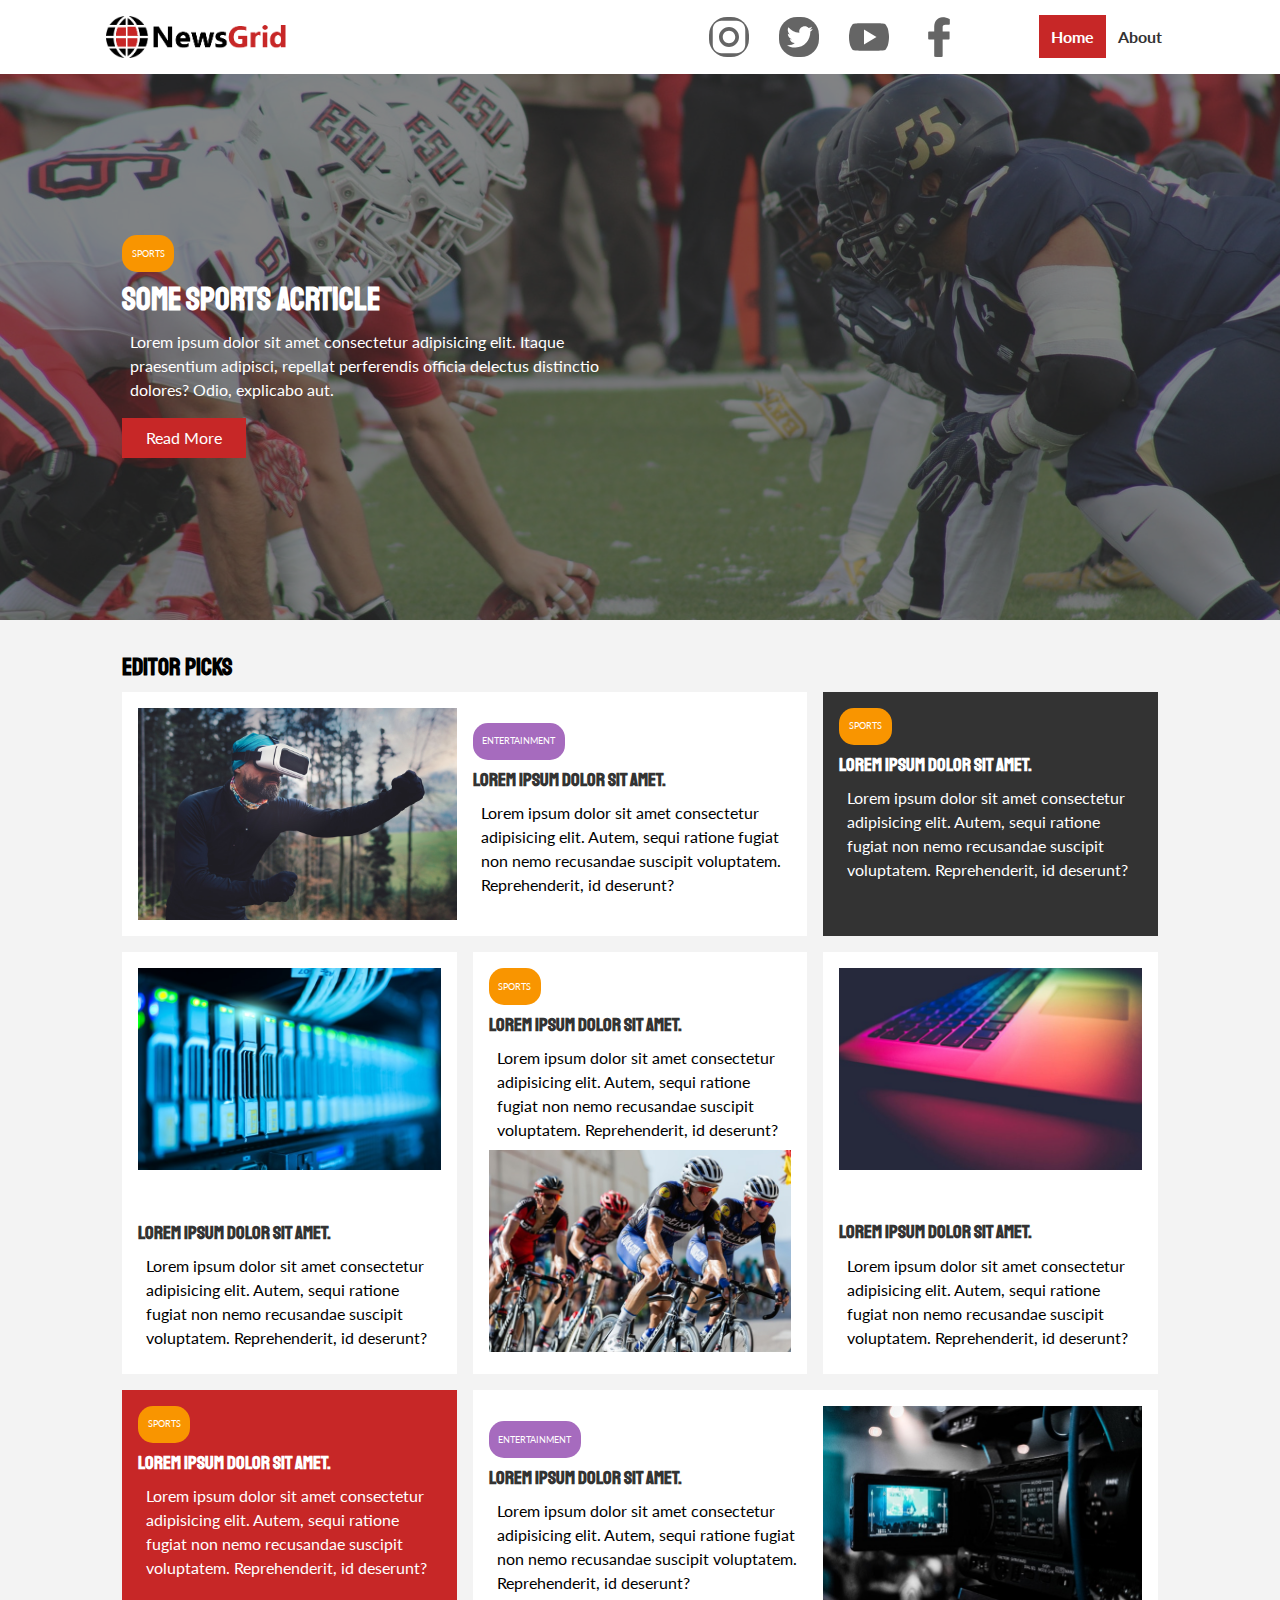
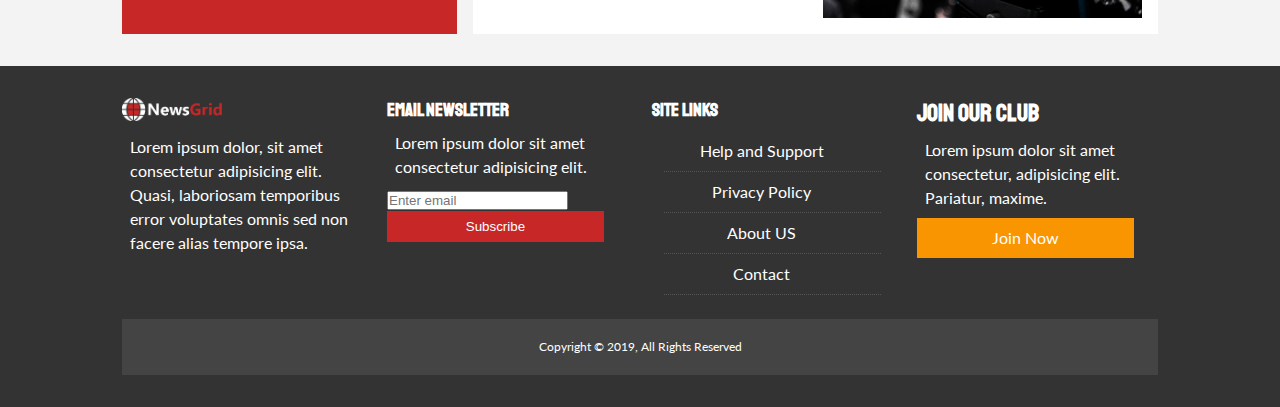
<file: index.html>
<!DOCTYPE html>
<html lang="en">

<head>
    <meta charset="UTF-8">
    <meta name="viewport" content="width=device-width, initial-scale=1.0">
    <meta http-equiv="X-UA-Compatible" content="ie=edge">
    <link rel="stylesheet" href="https://use.fontawesome.com/releases/v5.6.3/css/all.css"
        integrity="sha384-UHRtZLI+pbxtHCWp1t77Bi1L4ZtiqrqD80Kn4Z8NTSRyMA2Fd33n5dQ8lWUE00s/" crossorigin="anonymous">
    <link href="https://fonts.googleapis.com/css?family=Lato|Staatliches" rel="stylesheet">
    <link rel="stylesheet" href="css/style.css">
    <link rel="stylesheet" media="screen and (max-width: 812px)" href="css/mobile.css">
    <link rel="shortcut icon" type="image/x-icon" href="favicon.ico">
    <title>News Grid | HOME</title>
</head>

<body>
    <!-- sprites -->
    <svg style="display:none;">
        <symbol id="insta" viewBox="0 0 512 512">
            <g>
                <g>
                    <path d="M352,0H160C71.648,0,0,71.648,0,160v192c0,88.352,71.648,160,160,160h192c88.352,0,160-71.648,160-160V160
                                        C512,71.648,440.352,0,352,0z M464,352c0,61.76-50.24,112-112,112H160c-61.76,0-112-50.24-112-112V160C48,98.24,98.24,48,160,48
                                        h192c61.76,0,112,50.24,112,112V352z" />
                </g>
            </g>
            <g>
                <g>
                    <path
                        d="M256,128c-70.688,0-128,57.312-128,128s57.312,128,128,128s128-57.312,128-128S326.688,128,256,128z M256,336
                                        c-44.096,0-80-35.904-80-80c0-44.128,35.904-80,80-80s80,35.872,80,80C336,300.096,300.096,336,256,336z" />
                </g>
            </g>
        </symbol>
        <symbol id="twit" viewBox="0 0 510 510">
            <g>
                <path d="M459,0H51C22.95,0,0,22.95,0,51v408c0,28.05,22.95,51,51,51h408c28.05,0,51-22.95,51-51V51C510,22.95,487.05,0,459,0z
                                     M400.35,186.15c-2.55,117.3-76.5,198.9-188.7,204C165.75,392.7,132.6,377.4,102,359.55c33.15,5.101,76.5-7.649,99.45-28.05
                                    c-33.15-2.55-53.55-20.4-63.75-48.45c10.2,2.55,20.4,0,28.05,0c-30.6-10.2-51-28.05-53.55-68.85c7.65,5.1,17.85,7.65,28.05,7.65
                                    c-22.95-12.75-38.25-61.2-20.4-91.8c33.15,35.7,73.95,66.3,140.25,71.4c-17.85-71.4,79.051-109.65,117.301-61.2
                                    c17.85-2.55,30.6-10.2,43.35-15.3c-5.1,17.85-15.3,28.05-28.05,38.25c12.75-2.55,25.5-5.1,35.7-10.2
                                    C425.85,165.75,413.1,175.95,400.35,186.15z" />
            </g>
        </symbol>
        <symbol id="youtube" viewBox="0 0 512 512">
            <g>
                <path d="M490.24,113.92c-13.888-24.704-28.96-29.248-59.648-30.976C399.936,80.864,322.848,80,256.064,80
                                c-66.912,0-144.032,0.864-174.656,2.912c-30.624,1.76-45.728,6.272-59.744,31.008C7.36,138.592,0,181.088,0,255.904
                                C0,255.968,0,256,0,256c0,0.064,0,0.096,0,0.096v0.064c0,74.496,7.36,117.312,21.664,141.728
                                c14.016,24.704,29.088,29.184,59.712,31.264C112.032,430.944,189.152,432,256.064,432c66.784,0,143.872-1.056,174.56-2.816
                                c30.688-2.08,45.76-6.56,59.648-31.264C504.704,373.504,512,330.688,512,256.192c0,0,0-0.096,0-0.16c0,0,0-0.064,0-0.096
                                C512,181.088,504.704,138.592,490.24,113.92z M192,352V160l160,96L192,352z" />
            </g>
        </symbol>
        <symbol id="facebook" viewBox="0 0 96.124 96.123">
            <g>
                <path
                    d="M72.089,0.02L59.624,0C45.62,0,36.57,9.285,36.57,23.656v10.907H24.037c-1.083,0-1.96,0.878-1.96,1.961v15.803
                                c0,1.083,0.878,1.96,1.96,1.96h12.533v39.876c0,1.083,0.877,1.96,1.96,1.96h16.352c1.083,0,1.96-0.878,1.96-1.96V54.287h14.654
                                c1.083,0,1.96-0.877,1.96-1.96l0.006-15.803c0-0.52-0.207-1.018-0.574-1.386c-0.367-0.368-0.867-0.575-1.387-0.575H56.842v-9.246
                                c0-4.444,1.059-6.7,6.848-6.7l8.397-0.003c1.082,0,1.959-0.878,1.959-1.96V1.98C74.046,0.899,73.17,0.022,72.089,0.02z" />
            </g>
        </symbol>
    </svg>
    <div id="main-nav">
        <div class="container">
            <img src="img/logo.png" alt="NewsGrid" class="logo">
            <div class="flex-container">
                <div class="social_item">
                    <a href="https://www.instagram.com/" target="_blank">
                        <svg class="icon icon_inst">
                            <use xlink:href="#insta">
                            </use>
                        </svg>
                    </a>
                </div>

                <div class="social_item">
                    <a href="https://www.twitter.com/" target="_blank">
                        <svg class="icon icon_twit">
                            <use xlink:href="#twit">
                            </use>
                        </svg>
                    </a>
                </div>

                <div class="social_item">
                    <a href="https://www.youtube.com/" target="_blank">
                        <svg class="icon icon_youtube">
                            <use xlink:href="#youtube">
                            </use>
                        </svg>
                    </a>
                </div>
                <div class="social_item">
                    <a href="https://www.facebook.com/" target="_blank">
                        <svg class="icon icon_facebook">
                            <use xlink:href="#facebook">
                            </use>
                        </svg>
                    </a>
                </div>


            </div>
            <ul>
                <li><a href="index.html" class="current">Home</a></li>
                <li><a href="about.html">About</a></li>
            </ul>
        </div>
    </div>
    <!-- showcase -->
    <header id="showcase">
        <div class="container">
            <div class="showcase-container">
                <div class="showcase-content">
                    <div class="category category-sports">Sports</div>
                    <h1>Some Sports Acrticle</h1>
                    <p>Lorem ipsum dolor sit amet consectetur adipisicing elit. Itaque praesentium adipisci, repellat
                        perferendis officia delectus distinctio dolores? Odio, explicabo aut.</p>
                    <a href="article.html" class="btn btn-primary fix">Read More</a>
                </div>
            </div>
        </div>
    </header>
    <!-- Home Articles -->
    <div id="home-articles" class="py-2">
        <div class="container">
            <h2>Editor Picks</h2>
            <div class="articles-container">
                <article class="card">
                    <img src="img/articles/ent1.jpg" alt="">
                    <div>
                        <div class="category category-ent">
                            Entertainment
                        </div>
                        <h3><a href="article.html">Lorem ipsum dolor sit amet.</a>
                        </h3>
                        <p>Lorem ipsum dolor sit amet consectetur adipisicing elit. Autem, sequi ratione fugiat non nemo
                            recusandae suscipit voluptatem. Reprehenderit, id deserunt?</p>
                    </div>
                </article>
                <article class="card bg-dark">
                    <div class="category category-sports">
                        Sports
                    </div>
                    <h3><a href="article.html">Lorem ipsum dolor sit amet.</a>
                    </h3>
                    <p>Lorem ipsum dolor sit amet consectetur adipisicing elit. Autem, sequi ratione fugiat non nemo
                        recusandae suscipit voluptatem. Reprehenderit, id deserunt?</p>
                </article>
                <article class="card">
                    <img src="img/articles/tech1.jpg" alt="">
                    <div class="category category-tech">
                        Technologies
                    </div>
                    <h3><a href="article.html">Lorem ipsum dolor sit amet.</a>
                    </h3>
                    <p>Lorem ipsum dolor sit amet consectetur adipisicing elit. Autem, sequi ratione fugiat non nemo
                        recusandae suscipit voluptatem. Reprehenderit, id deserunt?</p>
                </article>
                <article class="card">
                    <div class="category category-sports">
                        Sports </div>
                    <h3><a href="article.html">Lorem ipsum dolor sit amet.</a>
                    </h3>
                    <p>Lorem ipsum dolor sit amet consectetur adipisicing elit. Autem, sequi ratione fugiat non nemo
                        recusandae suscipit voluptatem. Reprehenderit, id deserunt?</p>
                    <img src="img/articles/sports1.jpg" class="test" alt="">
                </article>
                <article class="card">
                    <img src="img/articles/tech2.jpg" alt="">
                    <div class="category category-tech">
                        Technologies
                    </div>
                    <h3><a href="article.html">Lorem ipsum dolor sit amet.</a>
                    </h3>
                    <p>Lorem ipsum dolor sit amet consectetur adipisicing elit. Autem, sequi ratione fugiat non nemo
                        recusandae suscipit voluptatem. Reprehenderit, id deserunt?</p>
                </article>
                <article class="card bg-primary">
                    <div class="category category-sports">
                        Sports
                    </div>
                    <h3><a href="article.html">Lorem ipsum dolor sit amet.</a>
                    </h3>
                    <p>Lorem ipsum dolor sit amet consectetur adipisicing elit. Autem, sequi ratione fugiat non nemo
                        recusandae suscipit voluptatem. Reprehenderit, id deserunt?</p>
                </article>
                <article class="card">
                    <div>
                        <div class="category category-ent">
                            Entertainment
                        </div>
                        <h3><a href="article.html">Lorem ipsum dolor sit amet.</a>
                        </h3>
                        <p>Lorem ipsum dolor sit amet consectetur adipisicing elit. Autem, sequi ratione fugiat non nemo
                            recusandae suscipit voluptatem. Reprehenderit, id deserunt?</p>
                    </div>
                    <img src="img/articles/ent2.jpg" alt="">

                </article>
            </div>
        </div>
    </div>
    <!-- Footer -->
    <div id="main-footer" class="py-2">
        <div class="container footer-container">
            <div>
                <img src="img/logo_light.png" alt="">
                <p>Lorem ipsum dolor, sit amet consectetur adipisicing elit. Quasi, laboriosam temporibus error
                    voluptates omnis sed non facere alias tempore ipsa.</p>
            </div>
            <div>
                <h3>Email NewsLetter</h3>
                <p>Lorem ipsum dolor sit amet consectetur adipisicing elit.</p>
                <form name="contact" method="POST" data-netlify="true">
                    <input type=" email" name="email" placeholder="Enter email">
                    <input type="submit" value="Subscribe" class="btn btn-primary">
                </form>
            </div>
            <div>
                <h3>Site links</h3>
                <ul class="list">
                    <li><a href="">Help and Support</a></li>
                    <li><a href="">Privacy Policy</a></li>
                    <li><a href="">About US</a></li>
                    <li><a href="">Contact</a></li>
                </ul>
            </div>
            <div>
                <h2>Join Our Club</h2>
                <p>Lorem ipsum dolor sit amet consectetur, adipisicing elit. Pariatur, maxime.</p>
                <a href="#" class="btn btn-secondary">Join Now</a>
            </div>
            <div>
                <p>
                    Copyright &copy; 2019, All Rights Reserved
                </p>
            </div>
        </div>
    </div>
</body>

</html>
</file>
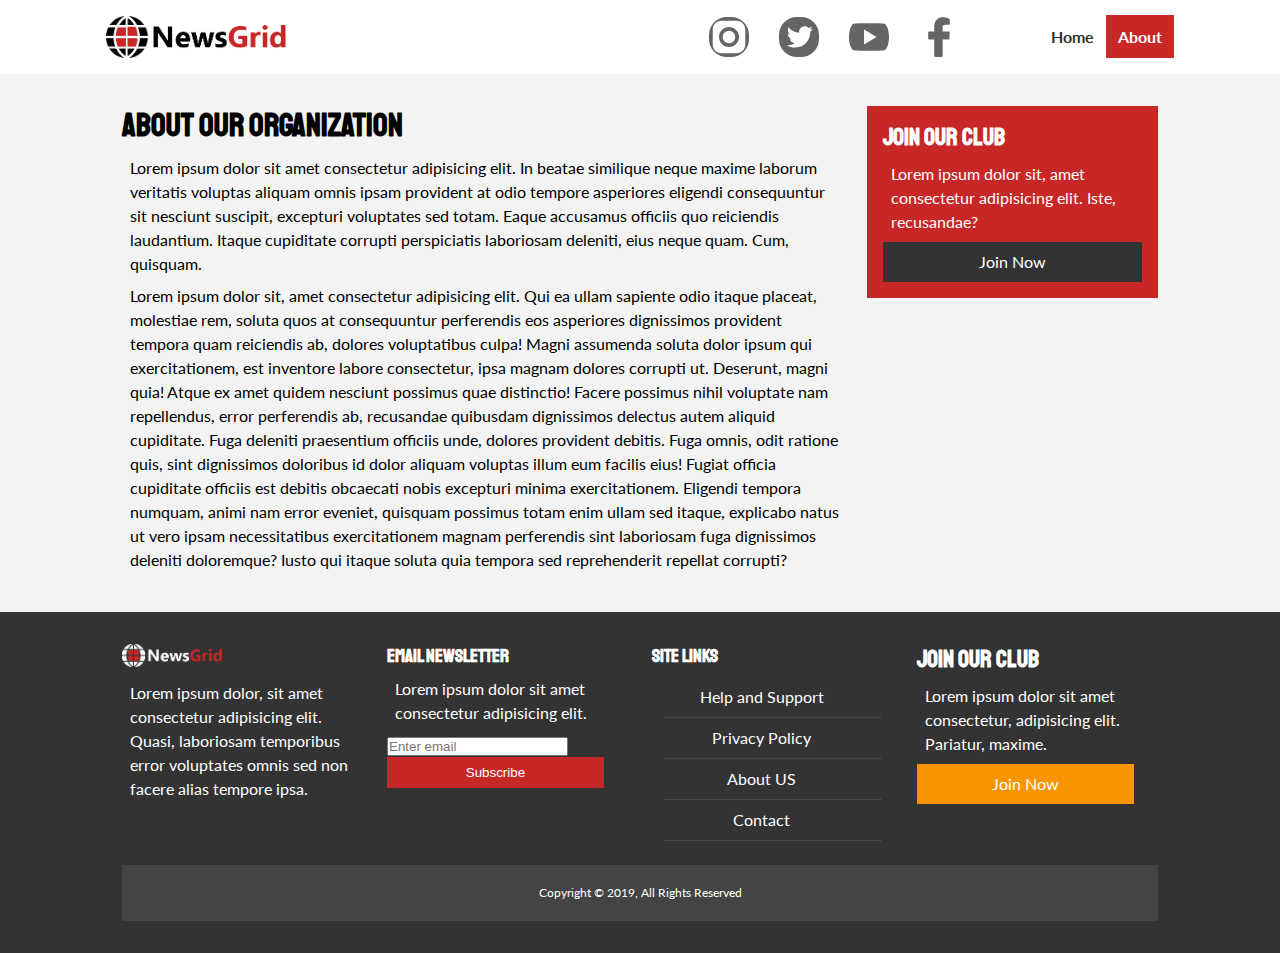
<file: about.html>
<!DOCTYPE html>
<html lang="en">

<head>
    <meta charset="UTF-8">
    <meta name="viewport" content="width=device-width, initial-scale=1.0">
    <meta http-equiv="X-UA-Compatible" content="ie=edge">
    <link rel="stylesheet" href="https://use.fontawesome.com/releases/v5.6.3/css/all.css"
        integrity="sha384-UHRtZLI+pbxtHCWp1t77Bi1L4ZtiqrqD80Kn4Z8NTSRyMA2Fd33n5dQ8lWUE00s/" crossorigin="anonymous">
    <link href="https://fonts.googleapis.com/css?family=Lato|Staatliches" rel="stylesheet">
    <link rel="stylesheet" href="css/style.css">
    <link rel="stylesheet" media="screen and (max-width: 768px)" href="css/mobile.css">
    <link rel="shortcut icon" type="image/x-icon" href="favicon.ico">
    <title>Home | About</title>
</head>

<body>
    <!-- sprites -->
    <svg style="display:none;">
        <symbol id="insta" viewBox="0 0 512 512">
            <g>
                <g>
                    <path d="M352,0H160C71.648,0,0,71.648,0,160v192c0,88.352,71.648,160,160,160h192c88.352,0,160-71.648,160-160V160
                                        C512,71.648,440.352,0,352,0z M464,352c0,61.76-50.24,112-112,112H160c-61.76,0-112-50.24-112-112V160C48,98.24,98.24,48,160,48
                                        h192c61.76,0,112,50.24,112,112V352z" />
                </g>
            </g>
            <g>
                <g>
                    <path
                        d="M256,128c-70.688,0-128,57.312-128,128s57.312,128,128,128s128-57.312,128-128S326.688,128,256,128z M256,336
                                        c-44.096,0-80-35.904-80-80c0-44.128,35.904-80,80-80s80,35.872,80,80C336,300.096,300.096,336,256,336z" />
                </g>
            </g>
        </symbol>
        <symbol id="twit" viewBox="0 0 510 510">
            <g>
                <path d="M459,0H51C22.95,0,0,22.95,0,51v408c0,28.05,22.95,51,51,51h408c28.05,0,51-22.95,51-51V51C510,22.95,487.05,0,459,0z
                                     M400.35,186.15c-2.55,117.3-76.5,198.9-188.7,204C165.75,392.7,132.6,377.4,102,359.55c33.15,5.101,76.5-7.649,99.45-28.05
                                    c-33.15-2.55-53.55-20.4-63.75-48.45c10.2,2.55,20.4,0,28.05,0c-30.6-10.2-51-28.05-53.55-68.85c7.65,5.1,17.85,7.65,28.05,7.65
                                    c-22.95-12.75-38.25-61.2-20.4-91.8c33.15,35.7,73.95,66.3,140.25,71.4c-17.85-71.4,79.051-109.65,117.301-61.2
                                    c17.85-2.55,30.6-10.2,43.35-15.3c-5.1,17.85-15.3,28.05-28.05,38.25c12.75-2.55,25.5-5.1,35.7-10.2
                                    C425.85,165.75,413.1,175.95,400.35,186.15z" />
            </g>
        </symbol>
        <symbol id="youtube" viewBox="0 0 512 512">
            <g>
                <path d="M490.24,113.92c-13.888-24.704-28.96-29.248-59.648-30.976C399.936,80.864,322.848,80,256.064,80
                                c-66.912,0-144.032,0.864-174.656,2.912c-30.624,1.76-45.728,6.272-59.744,31.008C7.36,138.592,0,181.088,0,255.904
                                C0,255.968,0,256,0,256c0,0.064,0,0.096,0,0.096v0.064c0,74.496,7.36,117.312,21.664,141.728
                                c14.016,24.704,29.088,29.184,59.712,31.264C112.032,430.944,189.152,432,256.064,432c66.784,0,143.872-1.056,174.56-2.816
                                c30.688-2.08,45.76-6.56,59.648-31.264C504.704,373.504,512,330.688,512,256.192c0,0,0-0.096,0-0.16c0,0,0-0.064,0-0.096
                                C512,181.088,504.704,138.592,490.24,113.92z M192,352V160l160,96L192,352z" />
            </g>
        </symbol>
        <symbol id="facebook" viewBox="0 0 96.124 96.123">
            <g>
                <path
                    d="M72.089,0.02L59.624,0C45.62,0,36.57,9.285,36.57,23.656v10.907H24.037c-1.083,0-1.96,0.878-1.96,1.961v15.803
                                c0,1.083,0.878,1.96,1.96,1.96h12.533v39.876c0,1.083,0.877,1.96,1.96,1.96h16.352c1.083,0,1.96-0.878,1.96-1.96V54.287h14.654
                                c1.083,0,1.96-0.877,1.96-1.96l0.006-15.803c0-0.52-0.207-1.018-0.574-1.386c-0.367-0.368-0.867-0.575-1.387-0.575H56.842v-9.246
                                c0-4.444,1.059-6.7,6.848-6.7l8.397-0.003c1.082,0,1.959-0.878,1.959-1.96V1.98C74.046,0.899,73.17,0.022,72.089,0.02z" />
            </g>
        </symbol>
    </svg>
    <div id="main-nav">
        <div class="container">
            <img src="img/logo.png" alt="NewsGrid" class="logo">
            <div class="flex-container">
                <div class="social_item">
                    <a href="https://www.instagram.com/" target="_blank">
                        <svg class="icon icon_inst">
                            <use xlink:href="#insta">
                            </use>
                        </svg>
                    </a>
                </div>

                <div class="social_item">
                    <a href="https://www.twitter.com/" target="_blank">
                        <svg class="icon icon_twit">
                            <use xlink:href="#twit">
                            </use>
                        </svg>
                    </a>
                </div>

                <div class="social_item">
                    <a href="https://www.youtube.com/" target="_blank">
                        <svg class="icon icon_youtube">
                            <use xlink:href="#youtube">
                            </use>
                        </svg>
                    </a>
                </div>
                <div class="social_item">
                    <a href="https://www.facebook.com/" target="_blank">
                        <svg class="icon icon_facebook">
                            <use xlink:href="#facebook">
                            </use>
                        </svg>
                    </a>
                </div>


            </div>
            <ul>
                <li><a href="index.html">Home</a></li>
                <li><a href="about.html" class="current">About</a></li>
            </ul>
        </div>
    </div>
    <!-- showcase -->
    <section id="about">
        <div class="container">
            <div class="page-container">
                <article clas="card">
                    <h1>About Our Organization</h1>
                    <p>Lorem ipsum dolor sit amet consectetur adipisicing elit. In beatae similique neque maxime laborum
                        veritatis voluptas aliquam omnis ipsam provident at odio tempore asperiores eligendi
                        consequuntur sit nesciunt suscipit, excepturi voluptates sed totam. Eaque accusamus officiis quo
                        reiciendis laudantium. Itaque cupiditate corrupti perspiciatis laboriosam deleniti, eius neque
                        quam. Cum, quisquam.</p>
                    <p>Lorem ipsum dolor sit, amet consectetur adipisicing elit. Qui ea ullam sapiente odio itaque
                        placeat, molestiae rem, soluta quos at consequuntur perferendis eos asperiores dignissimos
                        provident tempora quam reiciendis ab, dolores voluptatibus culpa! Magni assumenda soluta dolor
                        ipsum qui exercitationem, est inventore labore consectetur, ipsa magnam dolores corrupti ut.
                        Deserunt, magni quia! Atque ex amet quidem nesciunt possimus quae distinctio! Facere possimus
                        nihil voluptate nam repellendus, error perferendis ab, recusandae quibusdam dignissimos delectus
                        autem aliquid cupiditate. Fuga deleniti praesentium officiis unde, dolores provident debitis.
                        Fuga omnis, odit ratione quis, sint dignissimos doloribus id dolor aliquam voluptas illum eum
                        facilis eius! Fugiat officia cupiditate officiis est debitis obcaecati nobis excepturi minima
                        exercitationem. Eligendi tempora numquam, animi nam error eveniet, quisquam possimus totam enim
                        ullam sed itaque, explicabo natus ut vero ipsam necessitatibus exercitationem magnam perferendis
                        sint laboriosam fuga dignissimos deleniti doloremque? Iusto qui itaque soluta quia tempora sed
                        reprehenderit repellat corrupti?</p>
                </article>
                <aside class="card bg-primary">
                    <h2>Join Our Club</h2>
                    <p>Lorem ipsum dolor sit, amet consectetur adipisicing elit. Iste, recusandae?</p>
                    <a href="" class="btn btn-dark btn-block">Join Now</a>
                </aside>
            </div>
        </div>
    </section>
    <!-- Footer -->
    <div id="main-footer" class="py-2">
        <div class="container footer-container">
            <div>
                <img src="img/logo_light.png" alt="">
                <p>Lorem ipsum dolor, sit amet consectetur adipisicing elit. Quasi, laboriosam temporibus error
                    voluptates omnis sed non facere alias tempore ipsa.</p>
            </div>
            <div>
                <h3>Email NewsLetter</h3>
                <p>Lorem ipsum dolor sit amet consectetur adipisicing elit.</p>
                <form name="contact" method="POST" data-netlify="true">
                    <input type=" email" name="email" placeholder="Enter email">
                    <input type="submit" value="Subscribe" class="btn btn-primary">
                </form>
            </div>
            <div>
                <h3>Site links</h3>
                <ul class="list">
                    <li><a href="">Help and Support</a></li>
                    <li><a href="">Privacy Policy</a></li>
                    <li><a href="">About US</a></li>
                    <li><a href="">Contact</a></li>
                </ul>
            </div>
            <div>
                <h2>Join Our Club</h2>
                <p>Lorem ipsum dolor sit amet consectetur, adipisicing elit. Pariatur, maxime.</p>
                <a href="#" class="btn btn-secondary">Join Now</a>
            </div>
            <div>
                <p>
                    Copyright &copy; 2019, All Rights Reserved
                </p>
            </div>
        </div>
    </div>
</body>

</html>
</file>
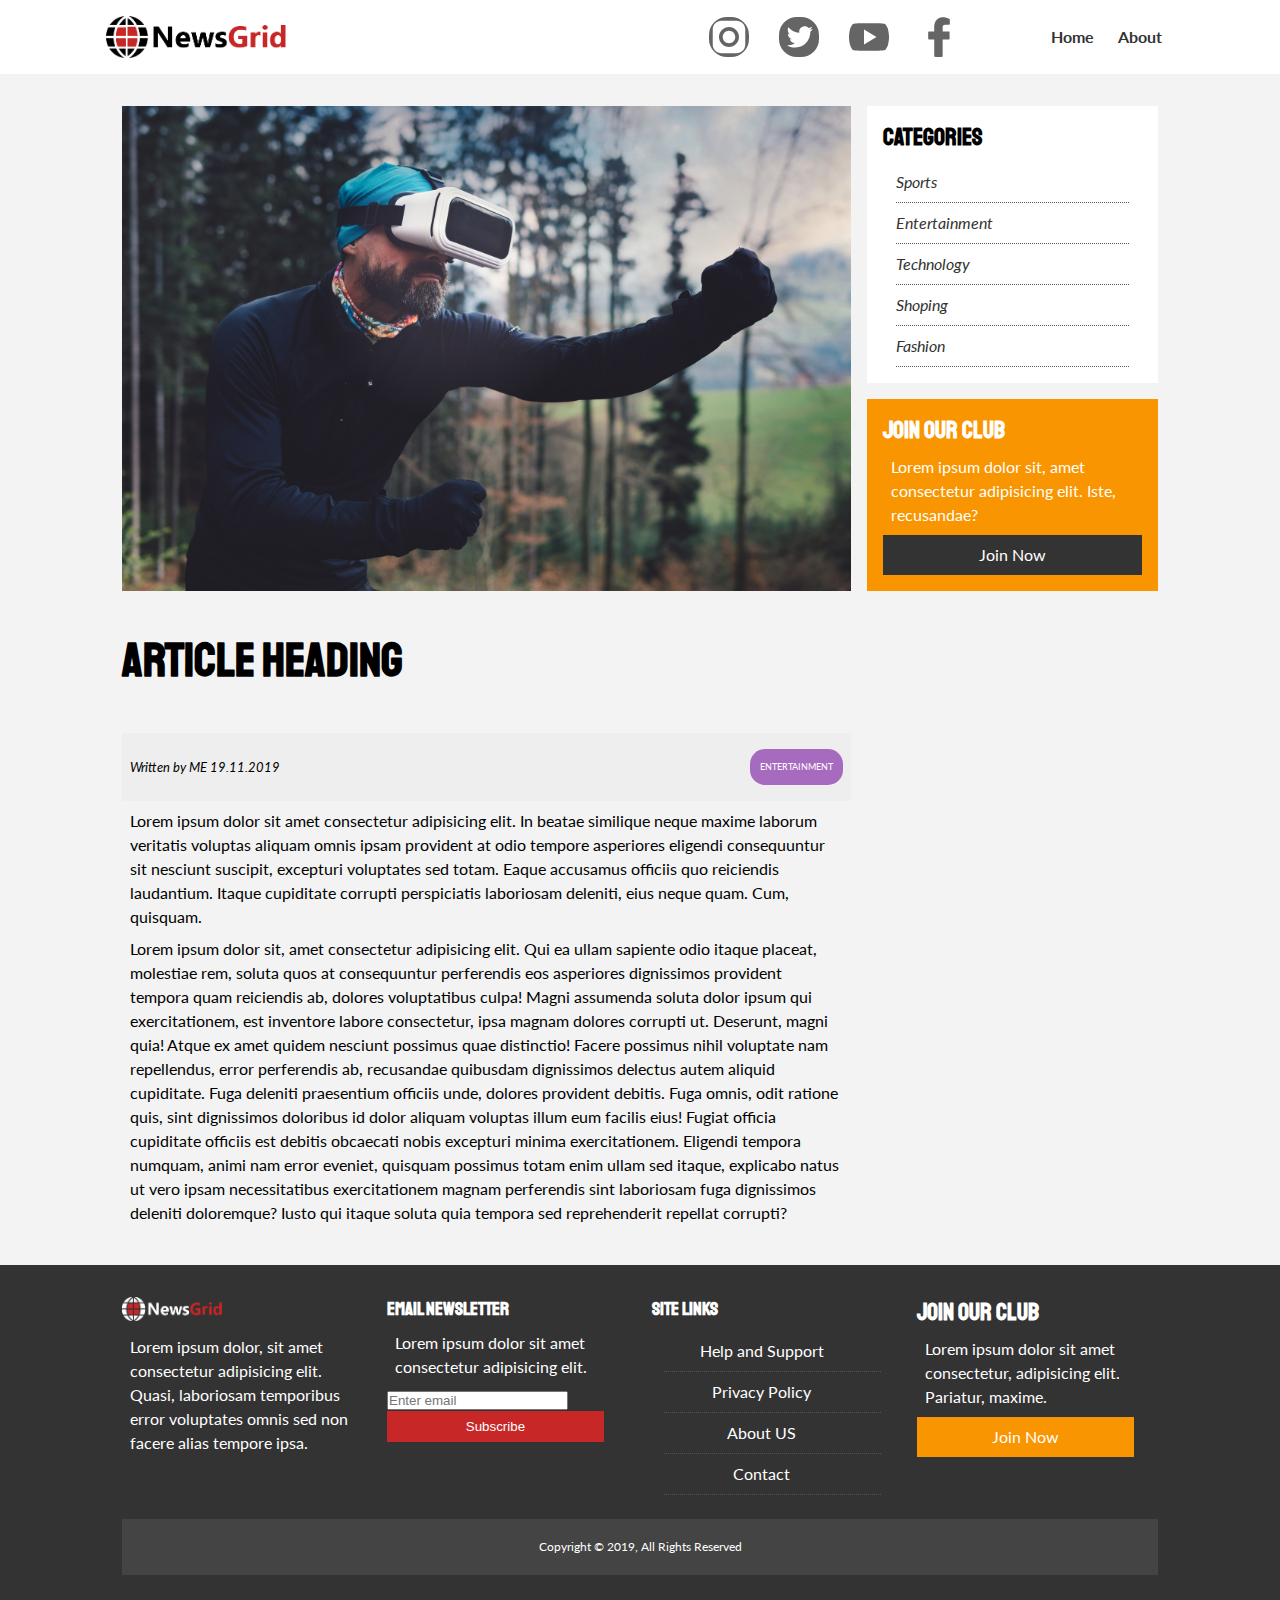
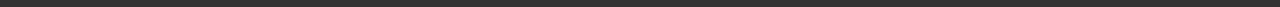
<file: article.html>
<!DOCTYPE html>
<html lang="en">

<head>
    <meta charset="UTF-8">
    <meta name="viewport" content="width=device-width, initial-scale=1.0">
    <meta http-equiv="X-UA-Compatible" content="ie=edge">
    <link rel="stylesheet" href="https://use.fontawesome.com/releases/v5.6.3/css/all.css"
        integrity="sha384-UHRtZLI+pbxtHCWp1t77Bi1L4ZtiqrqD80Kn4Z8NTSRyMA2Fd33n5dQ8lWUE00s/" crossorigin="anonymous">
    <link href="https://fonts.googleapis.com/css?family=Lato|Staatliches" rel="stylesheet">
    <link rel="stylesheet" href="css/style.css">
    <link rel="stylesheet" media="screen and (max-width: 768px)" href="css/mobile.css">
    <link rel="shortcut icon" type="image/x-icon" href="favicon.ico">
    <title>Home | Latest News</title>
</head>

<body>
    <!-- sprites -->
    <svg style="display:none;">
        <symbol id="insta" viewBox="0 0 512 512">
            <g>
                <g>
                    <path d="M352,0H160C71.648,0,0,71.648,0,160v192c0,88.352,71.648,160,160,160h192c88.352,0,160-71.648,160-160V160
                                        C512,71.648,440.352,0,352,0z M464,352c0,61.76-50.24,112-112,112H160c-61.76,0-112-50.24-112-112V160C48,98.24,98.24,48,160,48
                                        h192c61.76,0,112,50.24,112,112V352z" />
                </g>
            </g>
            <g>
                <g>
                    <path
                        d="M256,128c-70.688,0-128,57.312-128,128s57.312,128,128,128s128-57.312,128-128S326.688,128,256,128z M256,336
                                        c-44.096,0-80-35.904-80-80c0-44.128,35.904-80,80-80s80,35.872,80,80C336,300.096,300.096,336,256,336z" />
                </g>
            </g>
        </symbol>
        <symbol id="twit" viewBox="0 0 510 510">
            <g>
                <path d="M459,0H51C22.95,0,0,22.95,0,51v408c0,28.05,22.95,51,51,51h408c28.05,0,51-22.95,51-51V51C510,22.95,487.05,0,459,0z
                                     M400.35,186.15c-2.55,117.3-76.5,198.9-188.7,204C165.75,392.7,132.6,377.4,102,359.55c33.15,5.101,76.5-7.649,99.45-28.05
                                    c-33.15-2.55-53.55-20.4-63.75-48.45c10.2,2.55,20.4,0,28.05,0c-30.6-10.2-51-28.05-53.55-68.85c7.65,5.1,17.85,7.65,28.05,7.65
                                    c-22.95-12.75-38.25-61.2-20.4-91.8c33.15,35.7,73.95,66.3,140.25,71.4c-17.85-71.4,79.051-109.65,117.301-61.2
                                    c17.85-2.55,30.6-10.2,43.35-15.3c-5.1,17.85-15.3,28.05-28.05,38.25c12.75-2.55,25.5-5.1,35.7-10.2
                                    C425.85,165.75,413.1,175.95,400.35,186.15z" />
            </g>
        </symbol>
        <symbol id="youtube" viewBox="0 0 512 512">
            <g>
                <path d="M490.24,113.92c-13.888-24.704-28.96-29.248-59.648-30.976C399.936,80.864,322.848,80,256.064,80
                                c-66.912,0-144.032,0.864-174.656,2.912c-30.624,1.76-45.728,6.272-59.744,31.008C7.36,138.592,0,181.088,0,255.904
                                C0,255.968,0,256,0,256c0,0.064,0,0.096,0,0.096v0.064c0,74.496,7.36,117.312,21.664,141.728
                                c14.016,24.704,29.088,29.184,59.712,31.264C112.032,430.944,189.152,432,256.064,432c66.784,0,143.872-1.056,174.56-2.816
                                c30.688-2.08,45.76-6.56,59.648-31.264C504.704,373.504,512,330.688,512,256.192c0,0,0-0.096,0-0.16c0,0,0-0.064,0-0.096
                                C512,181.088,504.704,138.592,490.24,113.92z M192,352V160l160,96L192,352z" />
            </g>
        </symbol>
        <symbol id="facebook" viewBox="0 0 96.124 96.123">
            <g>
                <path
                    d="M72.089,0.02L59.624,0C45.62,0,36.57,9.285,36.57,23.656v10.907H24.037c-1.083,0-1.96,0.878-1.96,1.961v15.803
                                c0,1.083,0.878,1.96,1.96,1.96h12.533v39.876c0,1.083,0.877,1.96,1.96,1.96h16.352c1.083,0,1.96-0.878,1.96-1.96V54.287h14.654
                                c1.083,0,1.96-0.877,1.96-1.96l0.006-15.803c0-0.52-0.207-1.018-0.574-1.386c-0.367-0.368-0.867-0.575-1.387-0.575H56.842v-9.246
                                c0-4.444,1.059-6.7,6.848-6.7l8.397-0.003c1.082,0,1.959-0.878,1.959-1.96V1.98C74.046,0.899,73.17,0.022,72.089,0.02z" />
            </g>
        </symbol>
    </svg>
    <div id="main-nav">
        <div class="container">
            <img src="img/logo.png" alt="NewsGrid" class="logo">
            <div class="flex-container">
                <div class="social_item">
                    <a href="https://www.instagram.com/" target="_blank">
                        <svg class="icon icon_inst">
                            <use xlink:href="#insta">
                            </use>
                        </svg>
                    </a>
                </div>

                <div class="social_item">
                    <a href="https://www.twitter.com/" target="_blank">
                        <svg class="icon icon_twit">
                            <use xlink:href="#twit">
                            </use>
                        </svg>
                    </a>
                </div>

                <div class="social_item">
                    <a href="https://www.youtube.com/" target="_blank">
                        <svg class="icon icon_youtube">
                            <use xlink:href="#youtube">
                            </use>
                        </svg>
                    </a>
                </div>
                <div class="social_item">
                    <a href="https://www.facebook.com/" target="_blank">
                        <svg class="icon icon_facebook">
                            <use xlink:href="#facebook">
                            </use>
                        </svg>
                    </a>
                </div>


            </div>
            <ul>
                <li><a href="index.html">Home</a></li>
                <li><a href="about.html">About</a></li>
            </ul>
        </div>
    </div>
    <!-- showcase -->
    <section id="article">
        <div class="container">
            <div class="page-container">
                <article clas="card">
                    <img src="img/articles/ent1.jpg" alt="">
                    <h1 class="l-heading py-2">Article heading</h1>
                    <div class="meta">
                        <small>
                            <i class="fas fa-user">Written by ME 19.11.2019</i>
                        </small>
                        <div class="category category-ent">Entertainment</div>
                    </div>
                    <p>Lorem ipsum dolor sit amet consectetur adipisicing elit. In beatae similique neque maxime laborum
                        veritatis voluptas aliquam omnis ipsam provident at odio tempore asperiores eligendi
                        consequuntur sit nesciunt suscipit, excepturi voluptates sed totam. Eaque accusamus officiis quo
                        reiciendis laudantium. Itaque cupiditate corrupti perspiciatis laboriosam deleniti, eius neque
                        quam. Cum, quisquam.</p>
                    <p>Lorem ipsum dolor sit, amet consectetur adipisicing elit. Qui ea ullam sapiente odio itaque
                        placeat, molestiae rem, soluta quos at consequuntur perferendis eos asperiores dignissimos
                        provident tempora quam reiciendis ab, dolores voluptatibus culpa! Magni assumenda soluta dolor
                        ipsum qui exercitationem, est inventore labore consectetur, ipsa magnam dolores corrupti ut.
                        Deserunt, magni quia! Atque ex amet quidem nesciunt possimus quae distinctio! Facere possimus
                        nihil voluptate nam repellendus, error perferendis ab, recusandae quibusdam dignissimos delectus
                        autem aliquid cupiditate. Fuga deleniti praesentium officiis unde, dolores provident debitis.
                        Fuga omnis, odit ratione quis, sint dignissimos doloribus id dolor aliquam voluptas illum eum
                        facilis eius! Fugiat officia cupiditate officiis est debitis obcaecati nobis excepturi minima
                        exercitationem. Eligendi tempora numquam, animi nam error eveniet, quisquam possimus totam enim
                        ullam sed itaque, explicabo natus ut vero ipsam necessitatibus exercitationem magnam perferendis
                        sint laboriosam fuga dignissimos deleniti doloremque? Iusto qui itaque soluta quia tempora sed
                        reprehenderit repellat corrupti?</p>
                </article>


                <aside id="categories" class="card">
                    <h2>Categories</h2>
                    <ul class="list">
                        <li><a href="#"><i class="fas fa-chevron-right">Sports</i></a></li>
                        <li><a href="#"><i class="fas fa-chevron-right">Entertainment</i></a></li>
                        <li><a href="#"><i class="fas fa-chevron-right">Technology</i></a></li>
                        <li><a href="#"><i class="fas fa-chevron-right">Shoping</i></a></li>
                        <li><a href="#"><i class="fas fa-chevron-right">Fashion</i></a></li>
                    </ul>
                </aside>
                <aside class="card bg-secondary">
                    <h2>Join Our Club</h2>
                    <p>Lorem ipsum dolor sit, amet consectetur adipisicing elit. Iste, recusandae?</p>
                    <a href="" class="btn btn-dark btn-block">Join Now</a>
                </aside>

            </div>
        </div>
    </section>
    <!-- Footer -->
    <div id="main-footer" class="py-2">
        <div class="container footer-container">
            <div>
                <img src="img/logo_light.png" alt="">
                <p>Lorem ipsum dolor, sit amet consectetur adipisicing elit. Quasi, laboriosam temporibus error
                    voluptates omnis sed non facere alias tempore ipsa.</p>
            </div>
            <div>
                <h3>Email NewsLetter</h3>
                <p>Lorem ipsum dolor sit amet consectetur adipisicing elit.</p>
                <form name="contact" method="POST" data-netlify="true">
                    <input type=" email" name="email" placeholder="Enter email">
                    <input type="submit" value="Subscribe" class="btn btn-primary">
                </form>
            </div>
            <div>
                <h3>Site links</h3>
                <ul class="list">
                    <li><a href="">Help and Support</a></li>
                    <li><a href="">Privacy Policy</a></li>
                    <li><a href="">About US</a></li>
                    <li><a href="">Contact</a></li>
                </ul>
            </div>
            <div>
                <h2>Join Our Club</h2>
                <p>Lorem ipsum dolor sit amet consectetur, adipisicing elit. Pariatur, maxime.</p>
                <a href="#" class="btn btn-secondary">Join Now</a>
            </div>
            <div>
                <p>
                    Copyright &copy; 2019, All Rights Reserved
                </p>
            </div>
        </div>
    </div>
</body>

</html>
</file>
<file: css/style.css>
:root {
    --primary-color: #c72727;
    --secondary-color: #f99500;
    --light-color: #f3f3f3;
    --dark-color: #333;
    --max-width: 1100px;
}

.category {
    --sports-color: #f99500;
    --ent-color: #a66bbe;
    --tech-color: #009cff;
}

* {
    padding: 0;
    margin: 0;
    box-sizing: border-box;
}

body {
    font-family: "Lato", sans-serif;
    line-height: 1.5rem;
    background: var(--light-color);
}

a {
    color: #333;
    text-decoration: none;
}

ul {
    list-style-type: none;

}

img {
    width: 100%;
}

h1,
h2,
h3,
h4,
h5,
h6 {
    font-family: "Staatliches", cursive;
    margin-bottom: .55rem;
    line-height: 1.3;
}


/* Utility */

.container {
    max-width: var(--max-width);
    margin: auto;
    padding: 0 2rem;
    overflow: hidden;
}

.l-heading {
    font-size: 3rem;
}

/*Navigation менюшечка в топе */
#main-nav .container {
    display: grid;
    grid-template-columns: 6fr 3fr 2fr;
    padding: 1rem;
    align-items: center;
}

#main-nav {
    background-color: #fff;
    position: sticky;
    top: 0;
    z-index: 2;
}

#main-nav .logo {
    width: 180px;
}

#main-nav ul {
    display: flex;
    /* flex-direction: row; */
    /* justify-self: end; */

    justify-content: flex-end;
}

#main-nav ul li a {
    padding: 0.75rem;
    font-weight: bold;
    transition: all .3s ease;
}

#main-nav ul li a.current {
    background: var(--primary-color);
    color: #fff;
}


#main-nav ul li a:hover {
    background: var(--light-color);
    color: var(--dark-color);
}

#main-nav .social {
    display: flex;
    justify-content: center;
}

#main-nav .social i {
    color: #777;
    margin-right: .5rem;
}


/* Showcase  */

#showcase {
    color: #ffff;
    background: #333;
    padding: 3rem;
    position: relative;
}

#showcase:before {
    content: '';
    background: url(../img/featured.jpg) no-repeat center center/cover;
    position: absolute;
    top: 0;
    left: 0;
    height: 100%;
    width: 100%;
    opacity: 0.4;
}

#showcase .showcase-container {
    display: grid;
    grid-template-columns: repeat(2, 1fr);
    align-items: center;
    justify-content: center;
    height: 50vh;
    /* grid-gap: 1rem; */
}

#showcase .showcase-content {
    z-index: 1;

}

#showcase .showcase-content p {
    margin-bottom: 1rem;
}


.category {
    display: inline-block;
    color: #fff;
    font-size: 0.55rem;
    text-transform: uppercase;
    padding: 0.4rem 0.6rem;
    border-radius: 15px;
    margin-bottom: 0.5rem;
}

.category-sports {
    background: var(--sports-color);
}

.category-ent {
    background: var(--ent-color);
}

.category-tech {
    background: var(--sports-tech);
}

.btn {
    display: inline-block;
    border: none;
    background: var(--dark-color);
    color: #fff;
    padding: 0.5rem 1.5rem;

}

.btn-light {
    background: var(--light-color);
}

.btn-primary {
    background: var(--primary-color);
}

.btn-secondary {
    background: var(--secondary-color);
}


.btn:hover {
    opacity: 0.9;
}

.btn-block {
    display: block;
    width: 100%;
    text-align: center;
}

.card {
    background: #fff;
    padding: 1rem;
}


/* hoome articles */
#home-articles .articles-container {
    display: grid;
    grid-template-columns: repeat(3, 1fr);
    grid-gap: 1rem;
}

#home-articles .articles-container>*:first-child {
    display: grid;
    grid-template-columns: repeat(2, 1fr);
    grid-gap: 1rem;
    grid-column: 1/ span 2;
    align-items: center;
}


#home-articles .articles-container>*:last-child {
    display: grid;
    grid-template-columns: repeat(2, 1fr);
    grid-gap: 1rem;
    grid-column: 2/ span 2;
    align-items: center;
}


.bg-dark {
    background: var(--dark-color);
    color: #fff;
}

.bg-primary {
    background: var(--primary-color);
    color: #fff;
}

.bg-secondary {
    background: var(--secondary-color);
    color: #fff;
}

.py-1 {
    padding: 1.5rem 0;
}

.py-2 {
    padding: 2rem 0;
}

.py-3 {
    padding: 3rem 0;
}


.p-1 {
    padding: 1.5rem;
}

.p-2 {
    padding: 2rem;
}

.p-3 {
    padding: 3rem;
}

.bg-dark h1,
.bg-dark h2,
.bg-dark h3,
.bg-dark a,
.bg-primary h1,
.bg-primary h2,
.bg-primary h3,
.bg-primary a,
.bg-secondary h1,
.bg-secondary h2,
.bg-secondary h3,
.bg-secondary a {
    color: #fff;
}


/* footer */
#main-footer {
    background: var(--dark-color);
    color: #fff;
}

#main-footer img {
    width: 100px;
}

#main-footer a {
    color: #fff;
}

#main-footer .footer-container {
    display: grid;
    grid-template-columns: repeat(4, 1fr);
    grid-gap: 1.5rem;
}

#main-footer .footer-container>*:last-child {
    background: #444;
    grid-column: 1/ span 4;
    padding: .5rem;
    text-align: center;
    font-size: 0.75rem;

}

#main-footer .footer-container input[type="email"] {
    width: 90%;
    padding: 0.5rem;
    margin-bottom: 0.5rem;
}

#main-footer .footer-container input[type="submit"] {
    width: 90%;
}

p {
    margin: .5rem;
}

.list li {
    padding: .5rem 0;
    border-bottom: #555 1px dotted;
    width: 90%;
    margin: auto auto;
}

.list li a:hover {
    color: var(--primary-color) !important;
}

/* ICONS */
.social_icon {
    display: block;
    height: 18px;
    width: 18px;
}

.flex-container {
    display: flex;
}

.social_item {
    display: flex;
    justify-content: center;
    align-items: center;
    width: 80px;
    /* height: 80px; */
    margin-right: -10px;
}

.icon {
    display: block;
    height: 40px;
    width: 40px;
    transition: all 0.3s ease;
    border-radius: 18px;
    opacity: 0.6;

}

.icon:hover {
    opacity: 1;
}

.icon_inst:hover {
    background: linear-gradient(to bottom, #405DE6, #5851DB, #833AB4, #C13584, #E1306C, #FD1D1D, #F56040, #FCAF45, #FFDC80);
    /* background: black; */

}

.icon_twit:hover {
    fill: black;
    background: blue;
}

.icon_youtube:hover {
    fill: red;
}

.icon_facebook:hover {
    fill: blue;
    background: #000;
}


/* ABOUT */
.page-container {
    display: grid;
    grid-template-columns: 5fr 2fr;
    margin: 2rem 0;
    grid-gap: 1rem;
}

.page-container>*:first-child {
    grid-row: 1/span 3;
}

/* article */
#article .meta {
    display: flex;
    justify-content: space-between;
    align-items: center;
    background: #eee;
    padding: 0.5rem;
}

#article .meta .category {
    margin-top: 0.5rem;
}

/* footer */
#main-footer .footer-container div a {
    display: block;
    width: 90%;
    text-align: center;
}
</file>
<file: css/mobile.css>
@media (max-width:768px) {
    #main-nav .flex-container {
        margin-top: 0.75rem;
        position: absolute;
        top: 0;
        right: 0;
        align-items: center;
    }

    #main-nav .social_item {
        width: 50px;
    }

    #main-nav .icon {
        height: 35px;
        width: 35px;
    }

    #main-nav .container {
        grid-template-columns: 1fr;
        grid-gap: 1.2rem;
        position: relative;
    }

    #main-nav ul {
        justify-self: center;
    }

    #main-nav .logo {
        justify-self: center;
    }

    #main-nav ul li a {
        padding: 0.5rem;
    }

    /* showcase */


    /* Home part (ARTICLES) */

    #home-articles .articles-container {
        grid-template-columns: repeat(2, 1fr);

    }

    /* 
#home-articles .articles-container>*:first-child {
    grid-column: 1/span 3;
}

#home-articles .articles-container>*:nth-child(4) {
    grid-column: 1/span 3;
}

#home-articles .articles-container>*:last-child {
    grid-column: 1/span 3;
}
 */

    #home-articles .articles-container article:first-child,
    #home-articles .articles-container article:last-child {
        grid-template-columns: 1fr;
        grid-column: 1;
    }

}

@media(max-width:600px) {
    #main-nav .social_item {
        width: 30px;
        margin-right: 2px;
    }

    #main-nav .icon {
        height: 20px;
        width: 20px;
    }

    #main-nav .social_item:last-child {
        margin-left: -4px;
        margin-right: 5px;
    }

    #main-nav .social_item:nth-child(3) {
        margin-left: 240px;
    }


    #main-nav .flex-container {
        top: -8px;
    }

    #showcase .showcase-container,
    #home-articles .articles-container {
        grid-template-columns: 1fr;
    }

    #main-footer .footer-container {
        grid-template-columns: 1fr;
    }

    #main-footer .footer-container>*:last-child {
        grid-column: 1;
    }

    #main-footer .footer-container>* {
        border: 1px dotted #444;
        padding-bottom: 1rem;
    }

    #main-footer .footer-container>*:last-child,
    #main-footer .footer-container>*:nth-child(3),
    #main-footer .footer-container>*:nth-child(4) {
        border: none;
    }

    .page-container {
        grid-template-columns: 1fr;
        text-align: center;
    }

    .page-container>*:first-child {
        grid-row: 1;
    }

    .l-heading {
        font-size: 2rem;
    }
}
</file>
